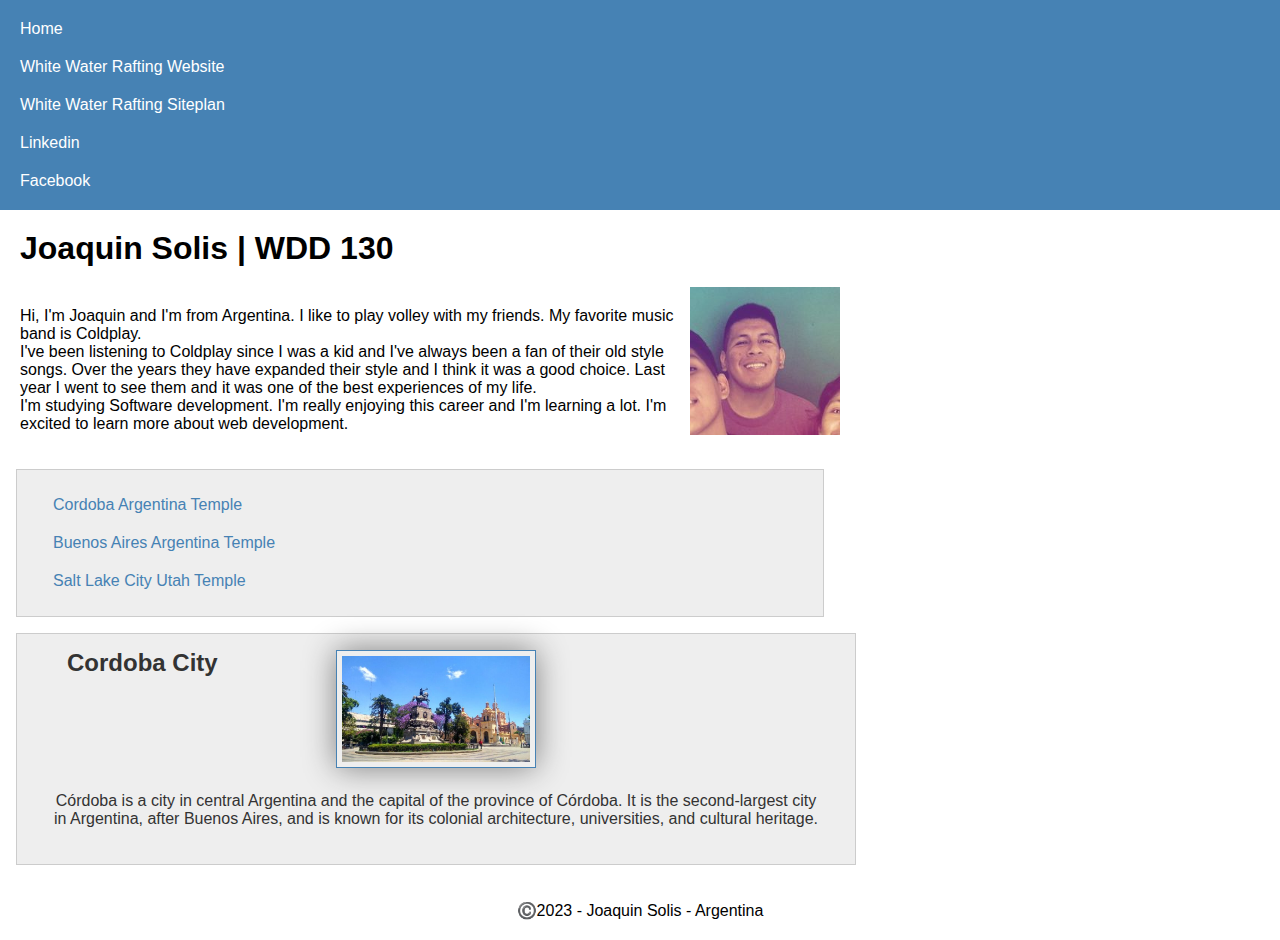
<file: index.html>
<!DOCTYPE html>
<html lang="en">
  <head>
    <meta charset="UTF-8" />
    <meta http-equiv="X-UA-Compatible" content="IE=edge" />
    <meta name="viewport" content="width=device-width, initial-scale=1.0" />
    <meta
      name="description"
      content="This website is a presentation about me"
    />
    <meta name="author" content="Joaquin Solis" />
    <link rel="stylesheet" href="styles/styles.css" />
    <title>Joaquin Solis | WDD 130</title>
  </head>

  <body>
    <header>
      <nav>
        <a href="#">Home</a>
        <a href="wwr/">White Water Rafting Website</a>
        <a href="wwr/site-plan-rafting.html">White Water Rafting Siteplan</a>
        <a target="_blank" href="https://linkedin.com">Linkedin</a>
        <a target="_blank" href="https://facebook.com">Facebook</a>
      </nav>
    </header>
    <main>
      <h1>Joaquin Solis | WDD 130</h1>
      <img src="images/profile.jpg" alt="profile picture" />
      <p>
        Hi, I'm Joaquin and I'm from Argentina. I like to play volley with my
        friends. My favorite music band is Coldplay.
        <br />
        I've been listening to Coldplay since I was a kid and I've always been a
        fan of their old style songs. Over the years they have expanded their
        style and I think it was a good choice. Last year I went to see them and
        it was one of the best experiences of my life.
        <br />
        I'm studying Software development. I'm really enjoying this career and
        I'm learning a lot. I'm excited to learn more about web development.
      </p>
      <ul class="box">
        <li>
          <a
            href="https://assets.ldscdn.org/9f/5b/9f5b9de02ebec05c3a4b5e97bc8d1c695c606bf3/cordoba_argentina_temples_buildings.jpeg"
            target="_blank"
            >Cordoba Argentina Temple</a
          >
        </li>
        <li>
          <a
            href="https://assets.ldscdn.org/9a/a4/9aa47f12b3dee10a44c03ce1928aadfffe0acd57/buenos_aires_argentina_temple.jpg"
            target="_blank"
            >Buenos Aires Argentina Temple</a
          >
        </li>
        <li>
          <a
            href="https://assets.churchofjesuschrist.org/66f4718581a0d83837e9d1e3d48b72332d4202c0.jpeg"
            target="_blank"
            >Salt Lake City Utah Temple</a
          >
        </li>
      </ul>
    </main>
    <aside class="box">
      <h2>Cordoba City</h2>
      <img src="images/cordoba.jpg" alt="Cordoba city" />
      <p>
        Córdoba is a city in central Argentina and the capital of the province
        of Córdoba. It is the second-largest city in Argentina, after Buenos
        Aires, and is known for its colonial architecture, universities, and
        cultural heritage.
      </p>
    </aside>
    <footer>
      <p>©️2023 - Joaquin Solis - Argentina</p>
    </footer>
  </body>
  <!---
  last modified 2023-05-05    
  -->
</html>
</file>
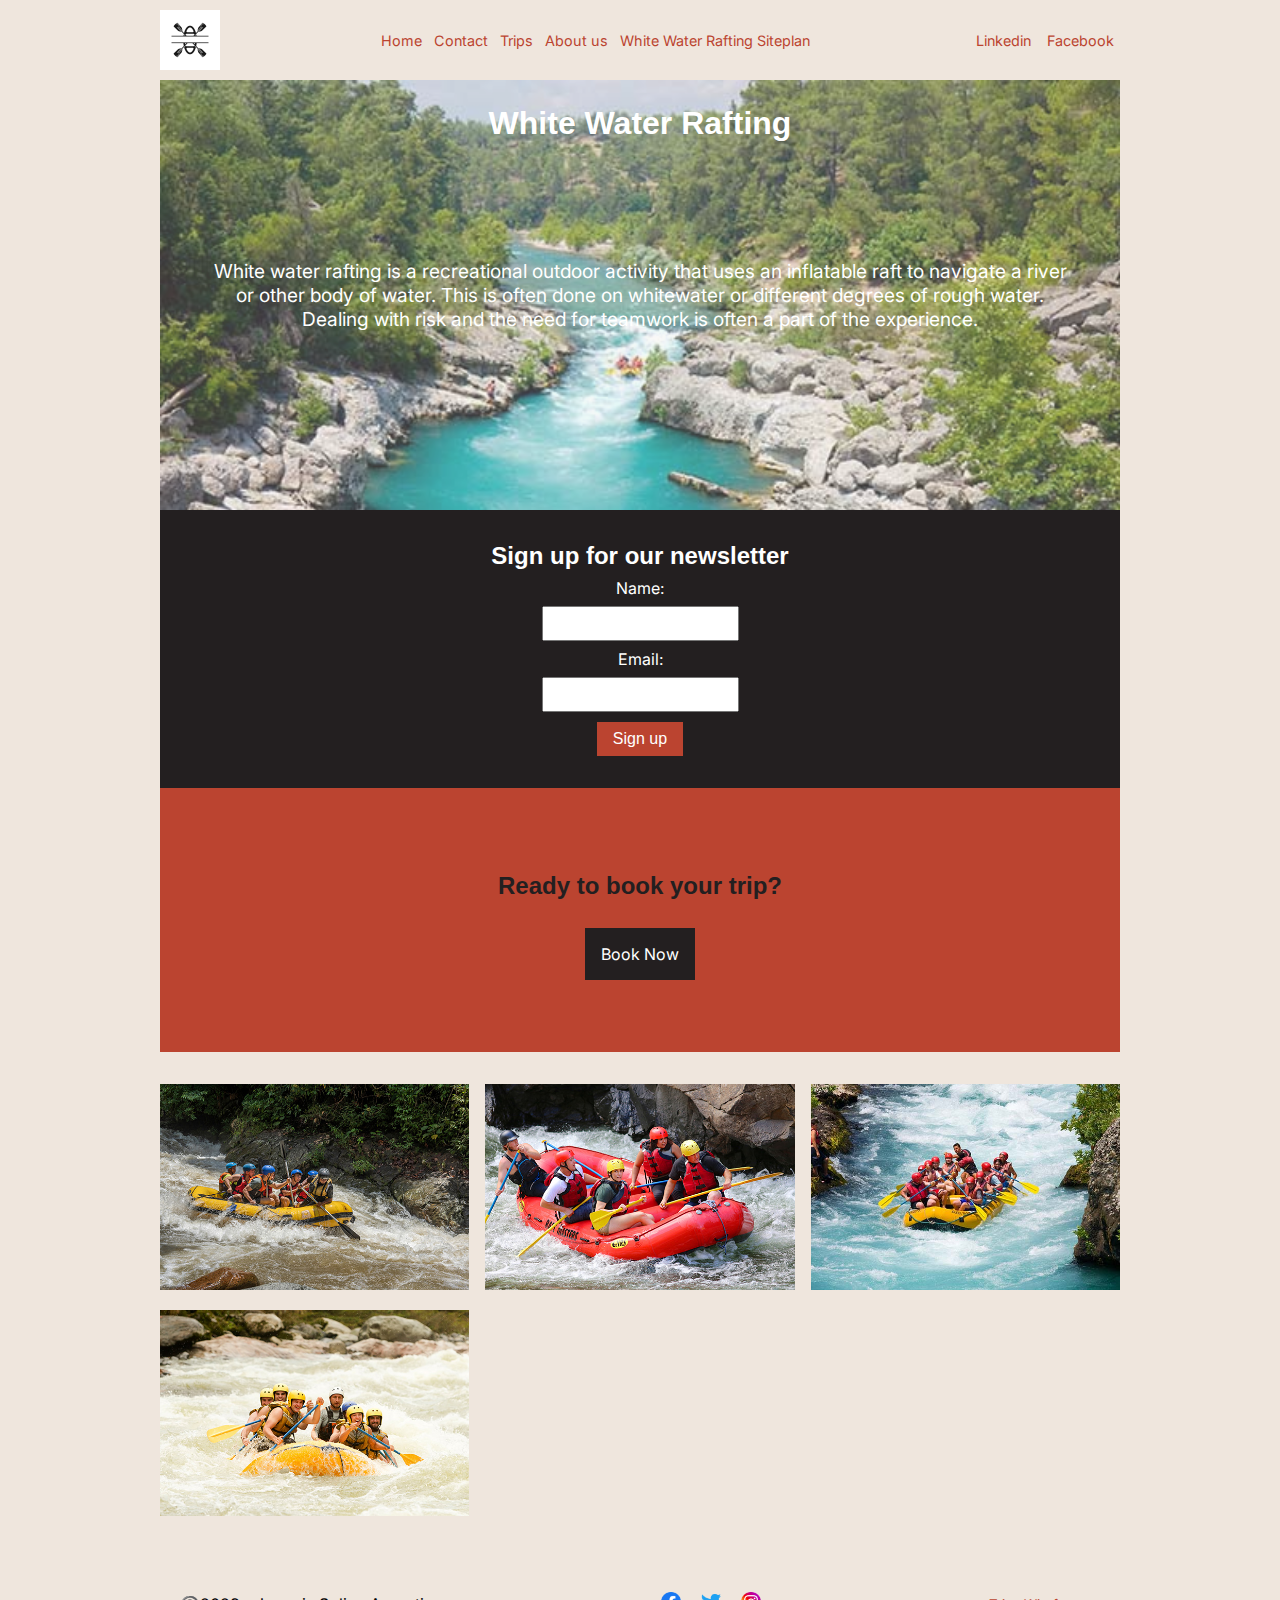
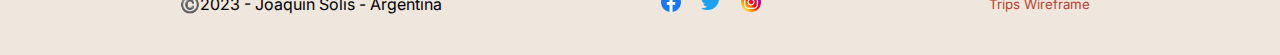
<file: wwr/index.html>
<!DOCTYPE html>
<html lang="en">
  <head>
    <meta charset="UTF-8" />
    <meta http-equiv="X-UA-Compatible" content="IE=edge" />
    <meta name="viewport" content="width=device-width, initial-scale=1.0" />
    <title>Rafting</title>
    <link rel="stylesheet" href="styles/rafting.css" />
    <meta name="Rafting page" content="Rafting page" />
    <meta name="author" content="Joaquin Solis" />
  </head>
  <body>
    <header>
      <img src="images/rafting-logo.png" alt="rafting logo" width="60" />

      <nav>
        <a href="/wdd130/wwr/index.html">Home</a>
        <a href="/wdd130/wwr/contact.html">Contact</a>
        <a href="/wdd130/wwr/trips.html">Trips</a>
        <a href="/wdd130/wwr/about.html">About us</a>
        <a href="/wdd130/wwr/site-plan-rafting.html"
          >White Water Rafting Siteplan</a
        >
      </nav>

      <div class="social-media-header">
        <a target="_blank" href="https://linkedin.com">Linkedin</a>
        <a target="_blank" href="https://facebook.com">Facebook</a>
      </div>
    </header>
    <main>
      <section class="hero">
        <h1>White Water Rafting</h1>
        <p>
          White water rafting is a recreational outdoor activity that uses an
          inflatable raft to navigate a river or other body of water. This is
          often done on whitewater or different degrees of rough water. Dealing
          with risk and the need for teamwork is often a part of the experience.
        </p>
      </section>

      <section class="newsletter">
        <h2>Sign up for our newsletter</h2>
        <form action="wwr/rafting.php" method="post">
          <label for="name">Name:</label>
          <input type="text" name="name" id="name" required />
          <label for="email">Email:</label>
          <input type="email" name="email" id="email" required />
          <input type="submit" value="Sign up" />
        </form>
      </section>

      <section class="cta">
        <h2>Ready to book your trip?</h2>
        <a href="wwr/trips.html">Book Now</a>
      </section>

      <div class="grid">
        <div class="grid-item">
          <img src="images/rafting1_600.jpg" alt="Rafting 1" />
        </div>
        <div class="grid-item">
          <img src="images/rafting19_600.jpg" alt="Rafting 2" />
        </div>
        <div class="grid-item">
          <img src="images/rafting53_600.jpg" alt="Rafting 3" />
        </div>
        <div class="grid-item">
          <img src="images/rafting4_600.jpg" alt="Rafting 4" />
        </div>
      </div>
    </main>

    <footer class="footer">
      <p>©️2023 - Joaquin Solis - Argentina</p>
      <nav>
        <a href="https://facebook.com"
          ><img src="images/icons/facebook.png" width="20" alt="facebook logo"
        /></a>
        <a href="https://twitter.com"
          ><img src="images/icons/twitter.png" width="20" alt="twitter logo"
        /></a>
        <a href="https://instagram.com"
          ><img
            src="images/icons/instagram.png"
            width="20"
            alt="instagram logo"
        /></a>
      </nav>
      <small>
        <a href="images/home-wireframe.png">Trips Wireframe</a>
      </small>
    </footer>
  </body>
</html>
</file>
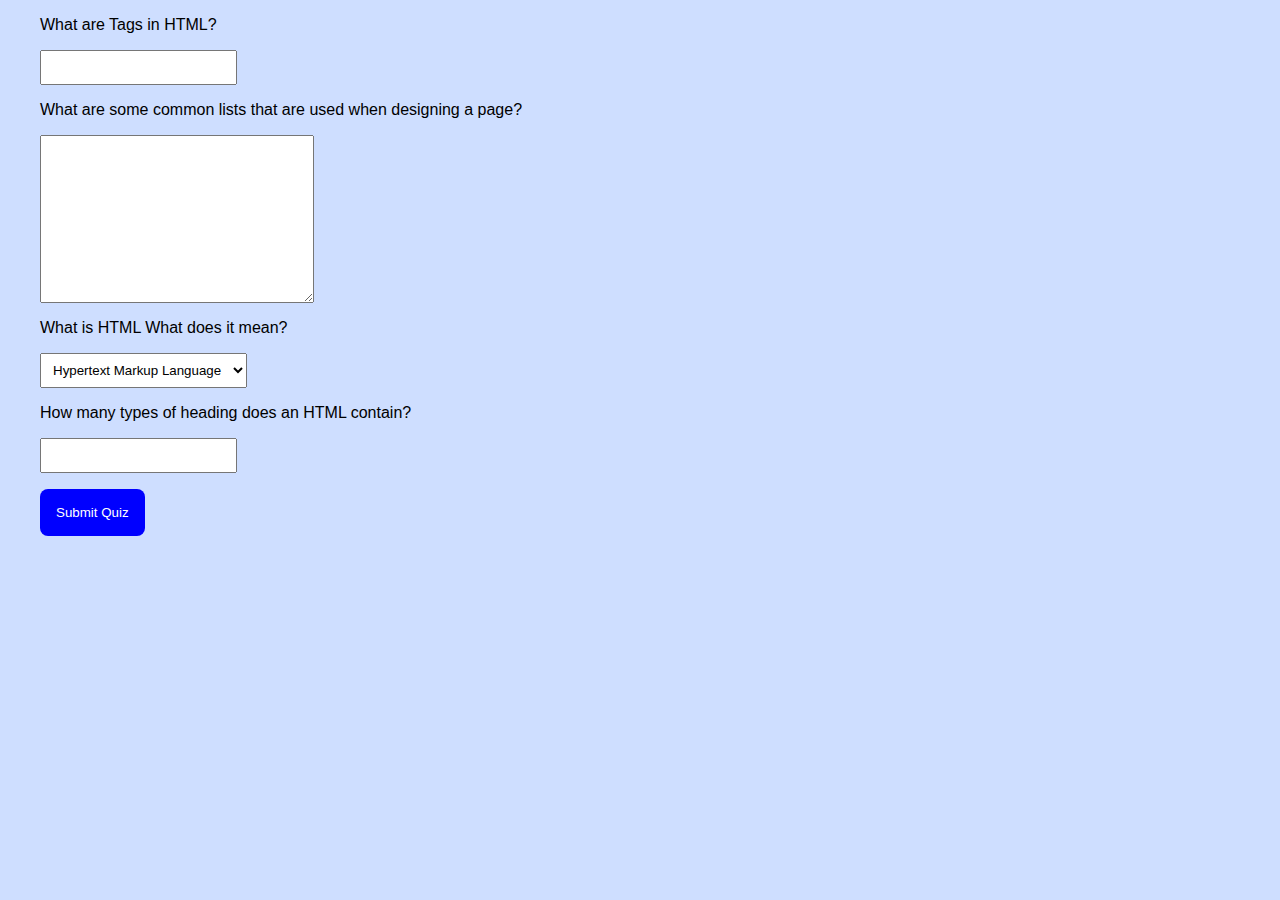
<file: quiz.html>
<!DOCTYPE html>
<html lang="en">
  <head>
    <meta charset="UTF-8" />
    <meta http-equiv="X-UA-Compatible" content="IE=edge" />
    <meta name="viewport" content="width=device-width, initial-scale=1.0" />
    <title>Quiz</title>
    <style>
      .body-quiz {
        font-family: sans-serif;
        color: #000;
        background-color: #cedeff;
      }

      .form-quiz {
        margin: 1rem;
      }

      .form-quiz label {
        display: block;
        margin: 1rem;
      }

      .form-quiz input[type="text"],
      .form-quiz textarea,
      .form-quiz input[type="number"] {
        display: block;
        margin: 1rem;
        padding: 0.5rem;
      }

      .form-quiz select {
        display: block;
        margin: 1rem;
        padding: 0.5rem;
      }

      .form-quiz button {
        display: block;
        margin: 1rem;
        background-color: blue;
        color: #fff;
        border: none;
        padding: 1rem;
        border-radius: 0.5rem;
      }
    </style>
  </head>
  <body class="body-quiz">
    <form class="form-quiz" action="">
      <label for="q1">What are Tags in HTML?</label>
      <input type="text" name="q1" id="q1" />

      <label for="q2"
        >What are some common lists that are used when designing a page?</label
      >
      <textarea name="q2" id="q2" cols="30" rows="10"></textarea>

      <label for="q3">What is HTML What does it mean?</label>
      <select name="q3" id="q3">
        <option value="1">Hypertext Markup Language</option>
        <option value="2">Hyper Markup Library</option>
        <option value="3">Hello Modern Language</option>
      </select>

      <label for="q4">How many types of heading does an HTML contain?</label>
      <input type="number" name="q4" id="q4" />

      <button type="submit">Submit Quiz</button>
    </form>
  </body>
</html>
</file>
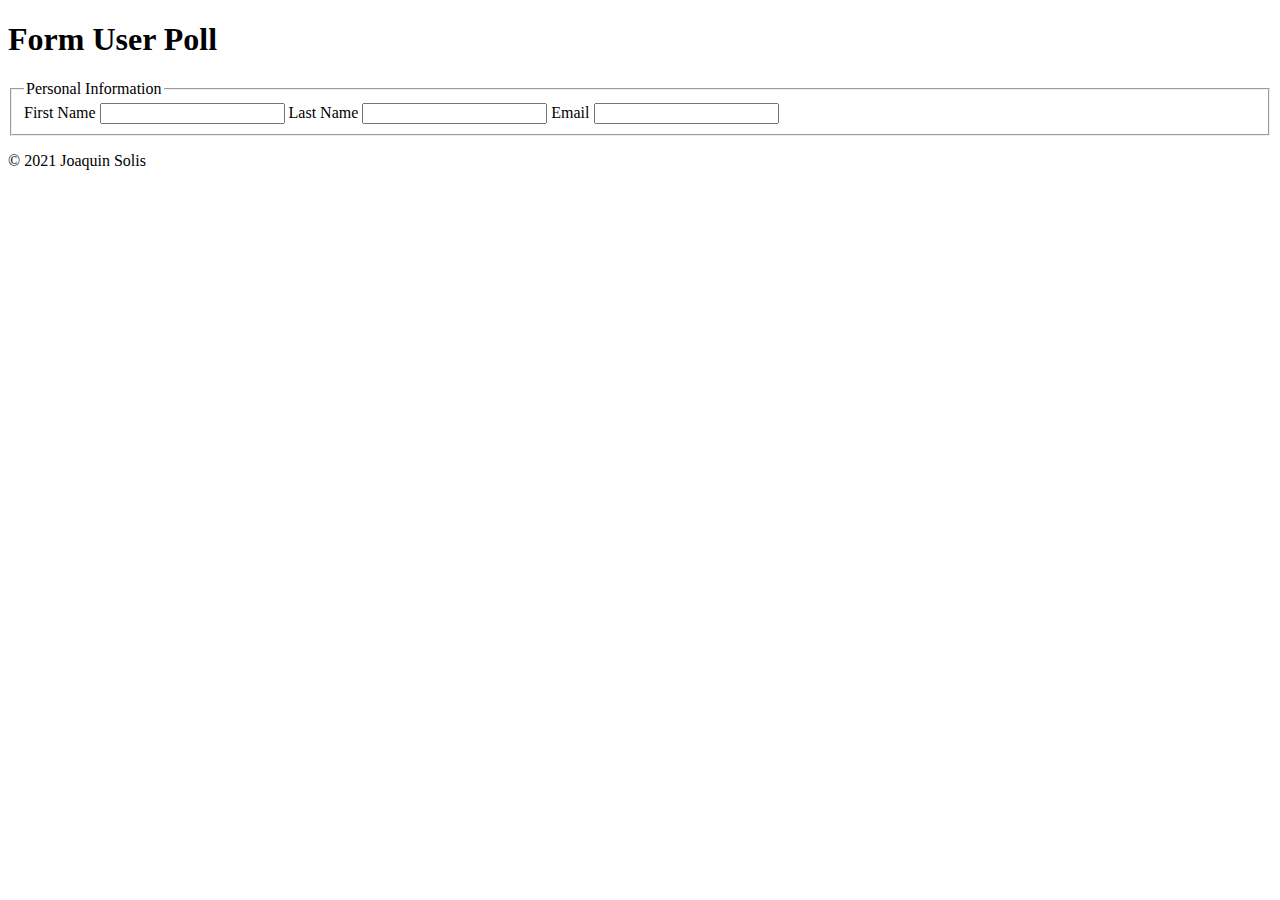
<file: week05/poll-form.html>
<!DOCTYPE html>
<html lang="en">
  <head>
    <meta charset="UTF-8" />
    <meta http-equiv="X-UA-Compatible" content="IE=edge" />
    <meta name="viewport" content="width=device-width, initial-scale=1.0" />
    <title>Form User Poll</title>
  </head>
  <body>
    <header>
      <h1>Form User Poll</h1>
    </header>
    <main>
      <form action="">
        <fieldset>
          <legend>Personal Information</legend>
          <!-- First Name -->
          <label for="first-name">First Name</label>
          <input type="text" name="first-name" id="first-name" />
          <!-- Last Name -->
          <label for="last-name">Last Name</label>
          <input type="text" name="last-name" id="last-name" />
          <!-- Email -->
          <label for="email">Email</label>
          <input type="email" name="email" id="email" />
        </fieldset>
      </form>
    </main>
    <footer>
      <p>&copy; 2021 Joaquin Solis</p>
    </footer>
  </body>
</html>
</file>
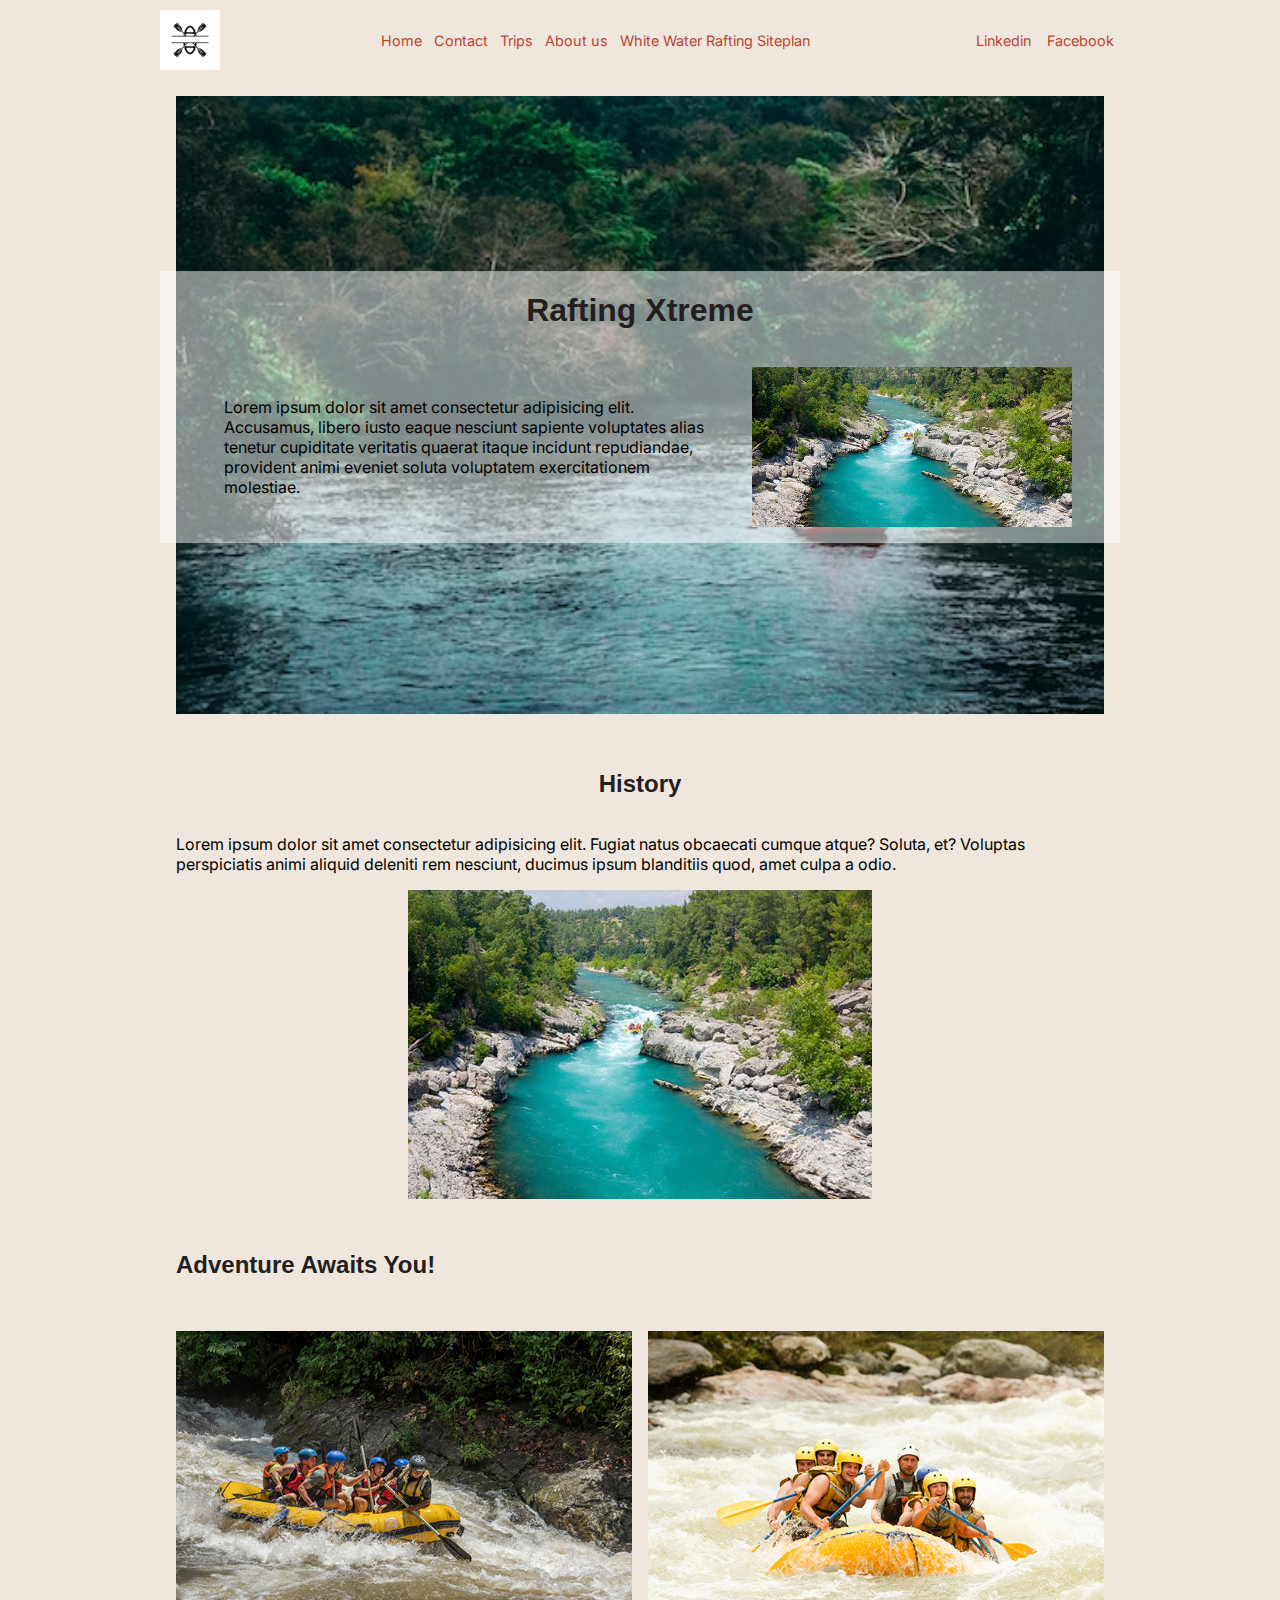
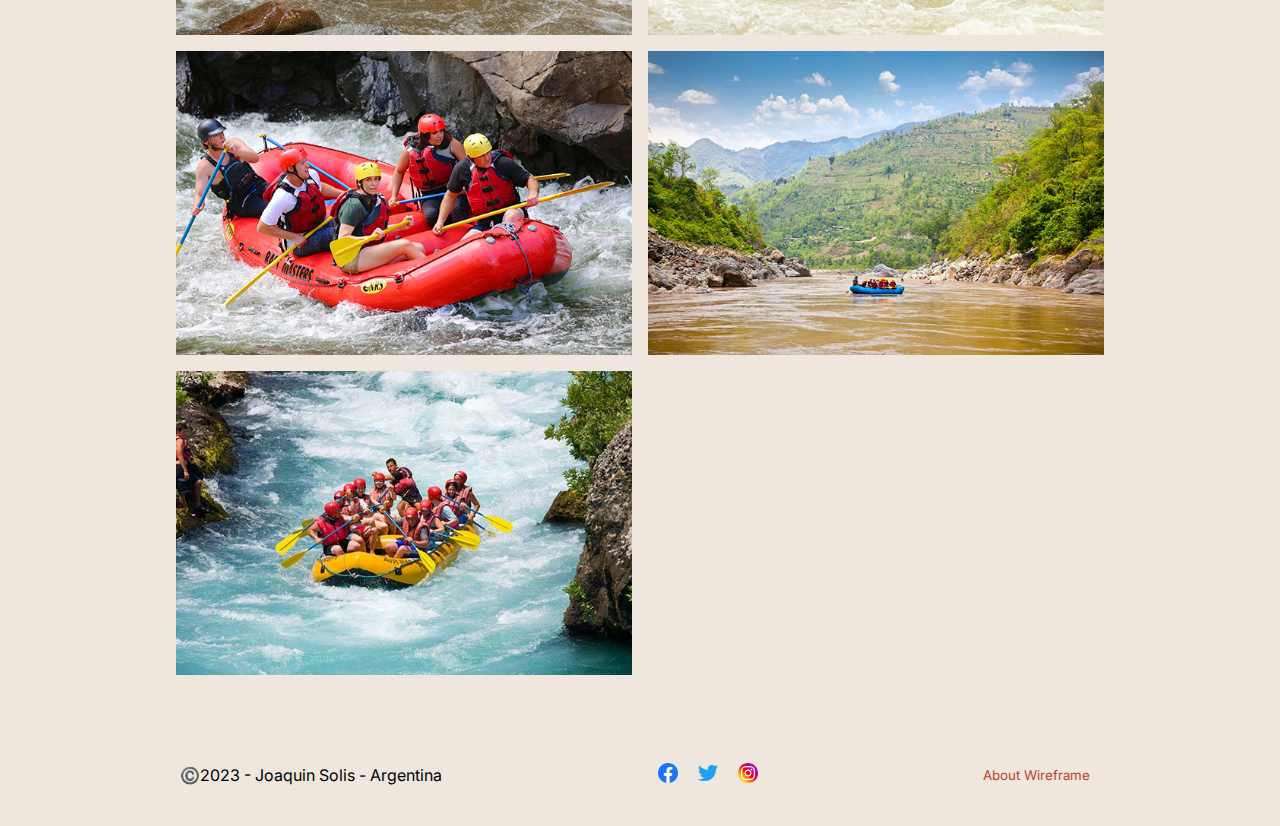
<file: wwr/about.html>
<!DOCTYPE html>
<html lang="en">
  <head>
    <meta charset="UTF-8" />
    <meta http-equiv="X-UA-Compatible" content="IE=edge" />
    <meta name="viewport" content="width=device-width, initial-scale=1.0" />
    <title>About</title>
    <meta name="about page" content="About page" />
    <meta name="author" content="Joaquin Solis" />
    <link rel="stylesheet" href="styles/rafting.css" />
    <style>
      .hero-about h1 {
        text-align: center;
      }
      .hero-about article {
        display: flex;
        align-items: center;
        justify-content: center;
      }
      .hero-about article p {
        width: 50%;
        margin: 0;
        padding: 2rem;
      }
      .hero-about article img {
        height: 10rem;
        padding: 1rem;
      }

      .hero-about {
        position: relative;
        padding: 1rem;
      }

      .hero-about img {
        width: 100%;
        height: 100%;
        object-fit: cover;
      }

      .hero-about .sub-section {
        position: absolute;
        top: 50%;
        left: 50%;
        transform: translate(-50%, -50%);
        background-color: rgba(255, 255, 255, 0.5);
      }

      .sub-section {
        width: 100%;
      }

      .sub-section img {
        width: 20rem;
        height: 30rem;
        object-fit: cover;
      }

      .section-history {
        display: flex;
        flex-direction: column;
        align-items: center;
        justify-content: center;
        padding: 1rem;
      }

      .section-history img {
        width: 50%;
        height: 50%;
        object-fit: cover;
      }

      .section-grid {
        padding: 1rem;
      }
    </style>
  </head>
  <body>
    <header>
      <img src="images/rafting-logo.png" alt="rafting logo" width="60" />

      <nav>
        <a href="/wdd130/wwr/index.html">Home</a>
        <a href="/wdd130/wwr/contact.html">Contact</a>
        <a href="/wdd130/wwr/trips.html">Trips</a>
        <a href="/wdd130/wwr/about.html">About us</a>
        <a href="/wdd130/wwr/site-plan-rafting.html"
          >White Water Rafting Siteplan</a
        >
      </nav>

      <div class="social-media-header">
        <a target="_blank" href="https://linkedin.com">Linkedin</a>
        <a target="_blank" href="https://facebook.com">Facebook</a>
      </div>
    </header>
    <main>
      <div class="hero-about">
        <img src="./images/hero.avif" alt="hero image" />
        <div class="sub-section">
          <h1>Rafting Xtreme</h1>
          <article>
            <p>
              Lorem ipsum dolor sit amet consectetur adipisicing elit.
              Accusamus, libero iusto eaque nesciunt sapiente voluptates alias
              tenetur cupiditate veritatis quaerat itaque incidunt repudiandae,
              provident animi eveniet soluta voluptatem exercitationem
              molestiae.
            </p>
            <img src="./images/rafting58_600.jpg" alt="article image" />
          </article>
        </div>
      </div>

      <section class="section-history">
        <h2>History</h2>
        <p>
          Lorem ipsum dolor sit amet consectetur adipisicing elit. Fugiat natus
          obcaecati cumque atque? Soluta, et? Voluptas perspiciatis animi
          aliquid deleniti rem nesciunt, ducimus ipsum blanditiis quod, amet
          culpa a odio.
        </p>
        <img src="./images/rafting58_600.jpg" alt="rafting image 1" />
      </section>
      <section class="section-grid">
        <h2>Adventure Awaits You!</h2>
        <div class="grid">
          <img src="./images/rafting1_600.jpg" alt="rafting image 1" />
          <img src="./images/rafting4_600.jpg" alt="rafting image 2" />
          <img src="./images/rafting19_600.jpg" alt="rafting image 3" />
          <img src="./images/rafting43_600.jpg" alt="rafting image 4" />
          <img src="./images/rafting53_600.jpg" alt="rafting image 5" />
        </div>
      </section>
    </main>

    <footer class="footer">
      <p>©️2023 - Joaquin Solis - Argentina</p>
      <nav>
        <a href="https://facebook.com"
          ><img src="images/icons/facebook.png" width="20" alt="facebook logo"
        /></a>
        <a href="https://twitter.com"
          ><img src="images/icons/twitter.png" width="20" alt="twitter logo"
        /></a>
        <a href="https://instagram.com"
          ><img
            src="images/icons/instagram.png"
            width="20"
            alt="instagram logo"
        /></a>
      </nav>
      <small>
        <a href="images/about-wireframe.png">About Wireframe</a>
      </small>
    </footer>
  </body>
</html>
</file>
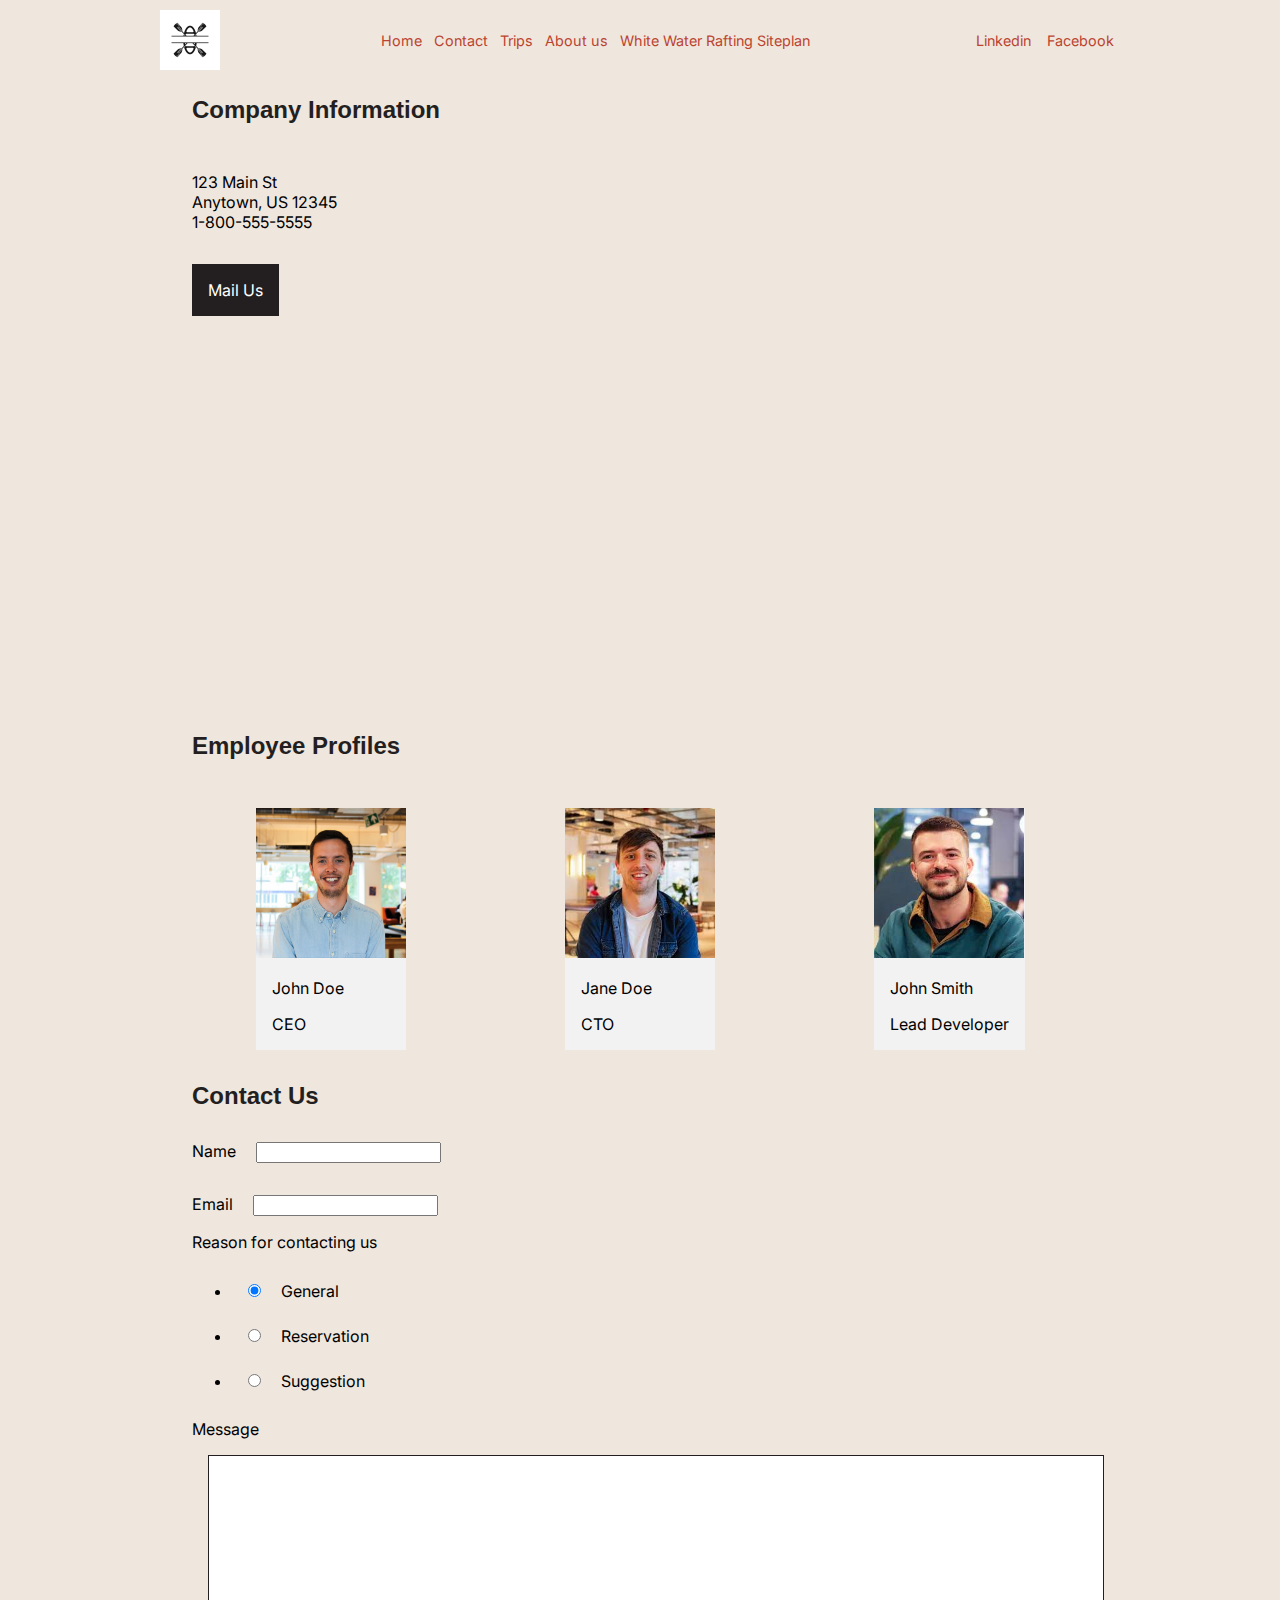
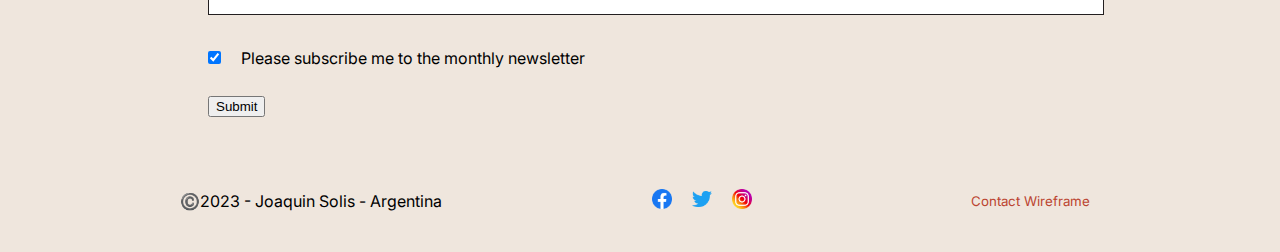
<file: wwr/contact.html>
<!DOCTYPE html>
<html lang="en">
  <head>
    <meta charset="UTF-8" />
    <meta http-equiv="X-UA-Compatible" content="IE=edge" />
    <meta name="viewport" content="width=device-width, initial-scale=1.0" />
    <title>Contact</title>
    <meta name="Contact page" content="Contact page" />
    <meta name="author" content="Joaquin Solis" />
    <link rel="stylesheet" href="styles/rafting.css" />
    <style>
      .company-info {
        margin: 1rem;
        padding-bottom: 2rem;
      }

      .company-info h2 {
        margin: 1rem;
      }

      .company-info p {
        margin: 1rem;
        padding-top: 2rem;
      }

      .company-info a {
        background-color: #231f20;
        color: #fff;
        padding: 1rem;
        text-decoration: none;
      }

      .company-info a:hover {
        background-color: #bb4430;
      }

      .employee-title {
        margin: 2rem;
      }

      .employee-profiles {
        margin: 1rem;
        display: flex;
        flex-wrap: wrap;
        justify-content: space-around;
      }

      .employee-profiles h2 {
        margin: 1rem;
      }

      .employee-profile {
        margin: 1rem;
        background: #f2f2f2;
      }

      .employee-profile img {
        width: 150px;
        height: auto;
      }

      .employee-profile p {
        margin: 1rem;
      }

      .employee-profile h3 {
        margin: 1rem;
      }

      .contact-form {
        margin: 1rem;
      }

      .contact-form h2 {
        margin: 1rem;
      }

      .contact-form form {
        margin: 1rem;
      }

      .contact-form input {
        margin: 1rem;
      }

      .contact-form textarea {
        margin: 1rem;
        width: 100%;
        height: 10rem;
        resize: none;
        padding: 1rem;
        font-size: 1rem;
        border: 1px solid #231f20;
        box-sizing: border-box;
        outline: none;
      }

      .contact-form button {
        background-color: #231f20;
        color: #fff;
        padding: 1rem;
        text-decoration: none;
      }

      .contact-form button:hover {
        background-color: #bb4430;
      }
    </style>
  </head>
  <body>
    <header>
      <img src="images/rafting-logo.png" alt="rafting logo" width="60" />

      <nav>
        <a href="/wdd130/wwr/index.html">Home</a>
        <a href="/wdd130/wwr/contact.html">Contact</a>
        <a href="/wdd130/wwr/trips.html">Trips</a>
        <a href="/wdd130/wwr/about.html">About us</a>
        <a href="/wdd130/wwr/site-plan-rafting.html"
          >White Water Rafting Siteplan</a
        >
      </nav>

      <div class="social-media-header">
        <a target="_blank" href="https://linkedin.com">Linkedin</a>
        <a target="_blank" href="https://facebook.com">Facebook</a>
      </div>
    </header>
    <main>
      <section class="company-info">
        <h2>Company Information</h2>
        <p>
          123 Main St<br />
          Anytown, US 12345<br />
          1-800-555-5555
        </p>
        <p>
          <a href="mailto:fake@gmail.com" target="_blank"> Mail Us </a>
        </p>
        <p>
          <iframe
            src="https://www.google.com/maps/embed?pb=!1m18!1m12!1m3!1d3022.630742821035!2d-73.9862276845939!3d40.75664097932763!2m3!1f0!2f0!3f0!3m2!1i1024!2i768!4f13.1!3m3!1m2!1s0
                x89c259f4b7c2b5c5%3A0x2e2b5c5d0b7f9225!2sEmpire%20State%20Building!5e0!3m2!1sen!2sus!4v162334811
                5149!5m2!1sen!2sus"
            width="400"
            height="300"
            style="border: 0"
            allowfullscreen=""
            loading="lazy"
          ></iframe>
        </p>
      </section>

      <section>
        <h2 class="employee-title">Employee Profiles</h2>

        <div class="employee-profiles">
          <div class="employee-profile">
            <img
              src="images/employees/profile1.jpg"
              alt="employee 1"
              width="200"
              height="200"
            />
            <p>John Doe</p>
            <p>CEO</p>
          </div>
          <div class="employee-profile">
            <img
              src="images/employees/profile2.jpg"
              alt="employee 2"
              width="200"
              height="200"
            />
            <p>Jane Doe</p>
            <p>CTO</p>
          </div>
          <div class="employee-profile">
            <img
              src="images/employees/profile3.jpg"
              alt="employee 3"
              width="200"
              height="200"
            />
            <p>John Smith</p>
            <p>Lead Developer</p>
          </div>
        </div>
      </section>

      <section class="contact-form">
        <h2>Contact Us</h2>
        <form action="contact.php" method="post">
          <label for="name">Name</label>
          <input type="text" id="name" name="name" required />
          <br />
          <label for="email">Email</label>
          <input type="email" id="email" name="email" required />
          <br />
          <label for="reason">Reason for contacting us</label>
          <ul>
            <li>
              <input
                type="radio"
                id="general"
                name="reason"
                value="general"
                checked
              />
              <label for="general">General</label>
            </li>
            <li>
              <input
                type="radio"
                id="reservation"
                name="reason"
                value="reservation"
              />
              <label for="reservation">Reservation</label>
              <div class="check"></div>
            </li>
            <li>
              <input
                type="radio"
                id="suggestion"
                name="reason"
                value="suggestion"
              />
              <label for="suggestion">Suggestion</label>
              <div class="check"></div>
            </li>
          </ul>
          <label for="message">Message</label>
          <br />
          <textarea id="message" name="message" required></textarea>
          <br />
          <input
            type="checkbox"
            id="subscribe"
            name="subscribe"
            value="yes"
            checked
          />
          <label for="subscribe"
            >Please subscribe me to the monthly newsletter</label
          >
          <br />
          <input type="submit" value="Submit" />
        </form>
      </section>
    </main>

    <footer class="footer">
      <p>©️2023 - Joaquin Solis - Argentina</p>
      <nav>
        <a href="https://facebook.com"
          ><img src="images/icons/facebook.png" width="20" alt="facebook logo"
        /></a>
        <a href="https://twitter.com"
          ><img src="images/icons/twitter.png" width="20" alt="twitter logo"
        /></a>
        <a href="https://instagram.com"
          ><img
            src="images/icons/instagram.png"
            width="20"
            alt="instagram logo"
        /></a>
      </nav>
      <small>
        <a href="images/contact-wireframe.png">Contact Wireframe</a>
      </small>
    </footer>
  </body>
</html>
</file>
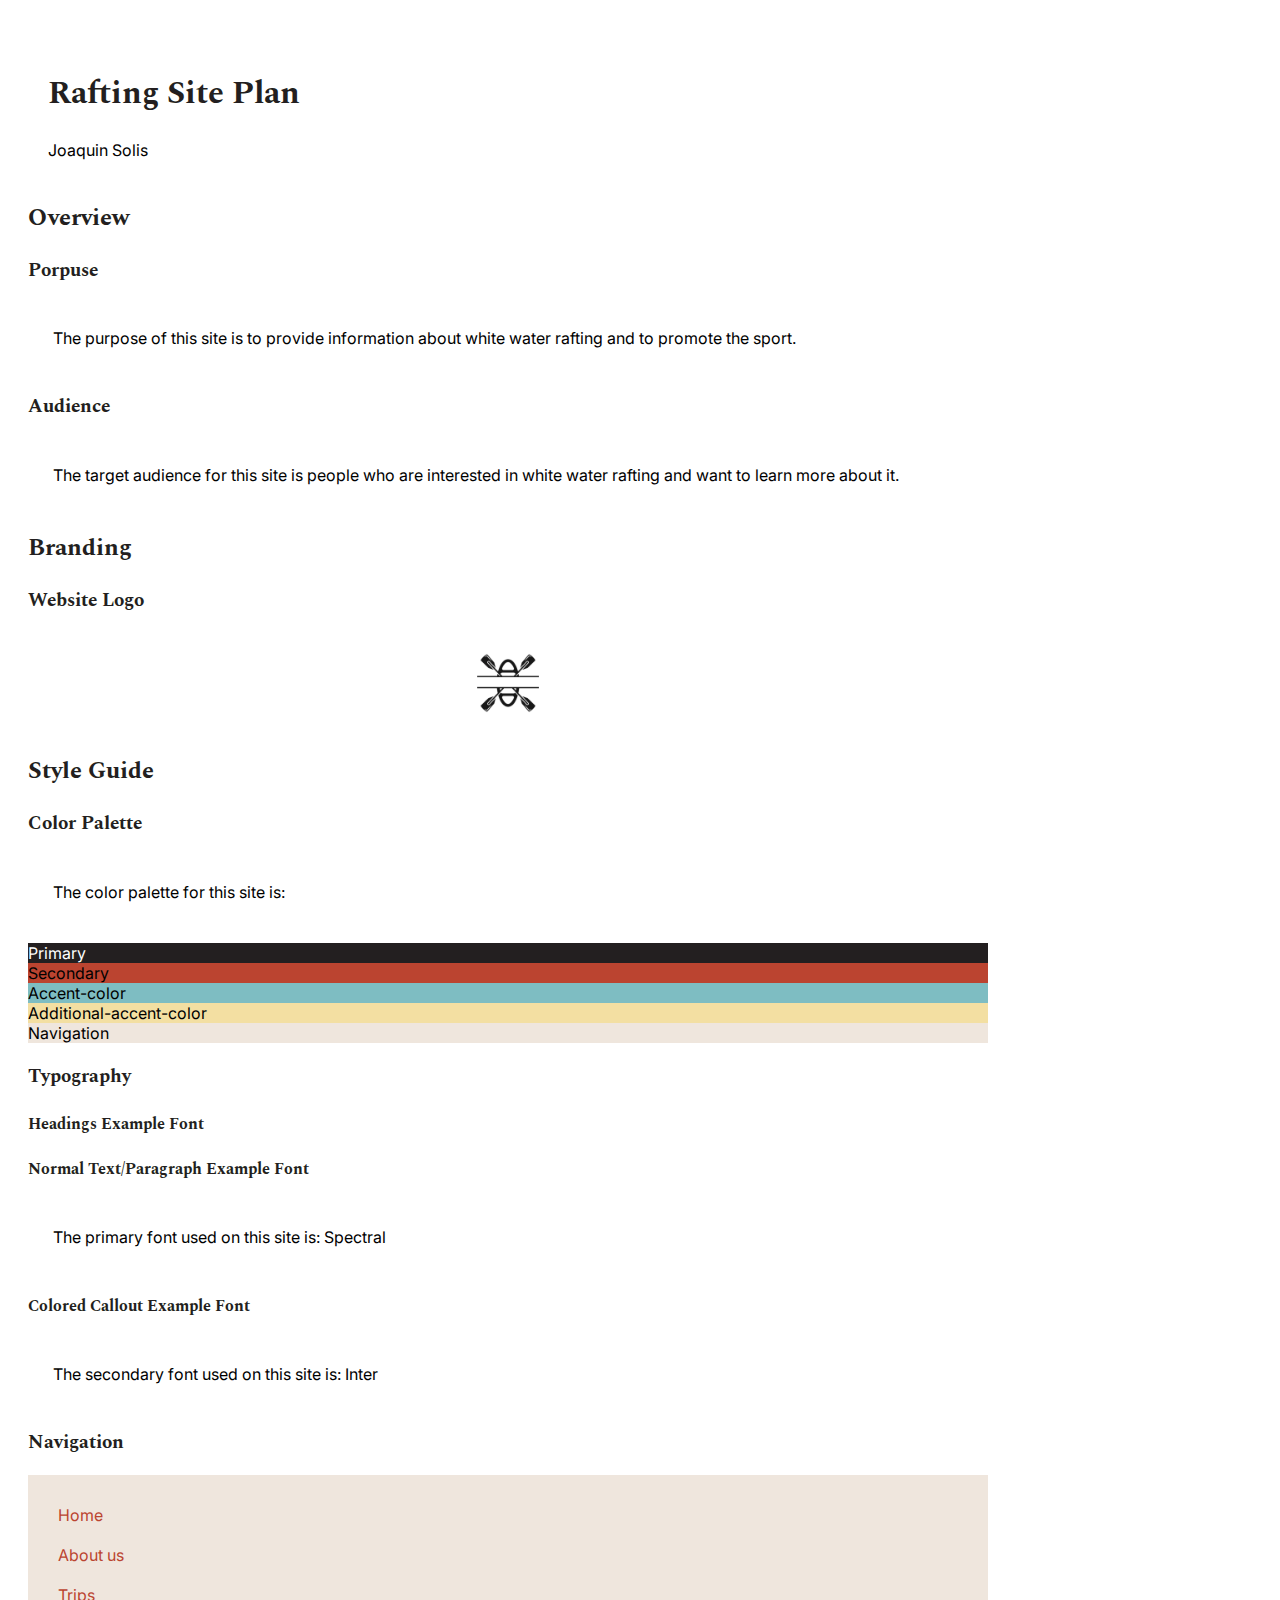
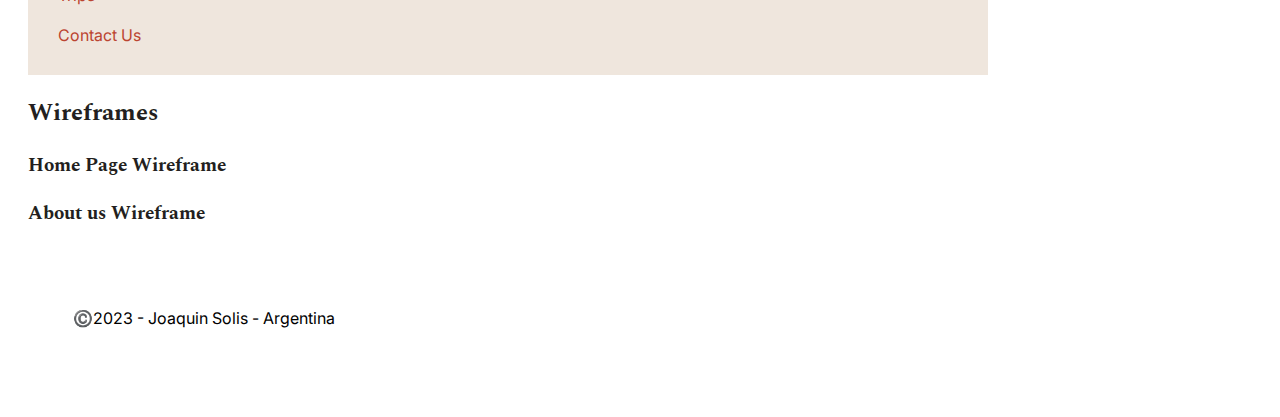
<file: wwr/site-plan-rafting.html>
<!DOCTYPE html>
<html lang="en">
  <head>
    <meta charset="UTF-8" />
    <meta http-equiv="X-UA-Compatible" content="IE=edge" />
    <meta name="viewport" content="width=device-width, initial-scale=1.0" />
    <title>Site plan rafting</title>
    <meta name="description" content="Site plan rafting project" />
    <meta name="author" content="Joaquin Solis" />
    <link rel="stylesheet" href="styles/site-plan-rafting.css" />
  </head>
  <body>
    <header>
      <h1>Rafting Site Plan</h1>
      <div>Joaquin Solis</div>
    </header>
    <main>
      <h2>Overview</h2>
      <!---Porpuse -->
      <h3>Porpuse</h3>
      <p>
        The purpose of this site is to provide information about white water
        rafting and to promote the sport.
      </p>
      <!---Audience -->
      <h3>Audience</h3>
      <p>
        The target audience for this site is people who are interested in white
        water rafting and want to learn more about it.
      </p>
      <!---Branding -->
      <h2>Branding</h2>

      <h3>Website Logo</h3>
      <img class="logo" src="images/rafting-logo.png" alt="Rafting logo" />

      <h2>Style Guide</h2>

      <h3>Color Palette</h3>
      <p class="color-palette">The color palette for this site is:</p>

      <div class="color-palette">
        <div class="color-box" style="background-color: #231f20; color: #fff">
          Primary
        </div>
        <div class="color-box" style="background-color: #bb4430">Secondary</div>
        <div class="color-box" style="background-color: #7ebdc2">
          Accent-color
        </div>
        <div class="color-box" style="background-color: #f3dfa2">
          Additional-accent-color
        </div>
        <div class="color-box" style="background-color: #efe6dd">
          Navigation
        </div>
      </div>

      <h3>Typography</h3>

      <h4>Headings Example Font</h4>
      <h4>Normal Text/Paragraph Example Font</h4>
      <p class="typography">The primary font used on this site is: Spectral</p>

      <h4>Colored Callout Example Font</h4>
      <p class="typography">The secondary font used on this site is: Inter</p>

      <h3>Navigation</h3>
      <nav>
        <a href="#">Home</a>
        <a href="#">About us</a>
        <a href="#">Trips</a>
        <a href="#">Contact Us</a>
      </nav>

      <h2>Wireframes</h2>
      <h3>Home Page Wireframe</h3>
      <!--       <img src="images/home-page-wireframe.png" alt="Home page wireframe" />
 -->
      <h3>About us Wireframe</h3>
      <!--       <img src="images/about-us-wireframe.png" alt="About us wireframe" />
 -->
    </main>
    <footer class="footer">
      <p>©️2023 - Joaquin Solis - Argentina</p>
    </footer>
  </body>
</html>
</file>
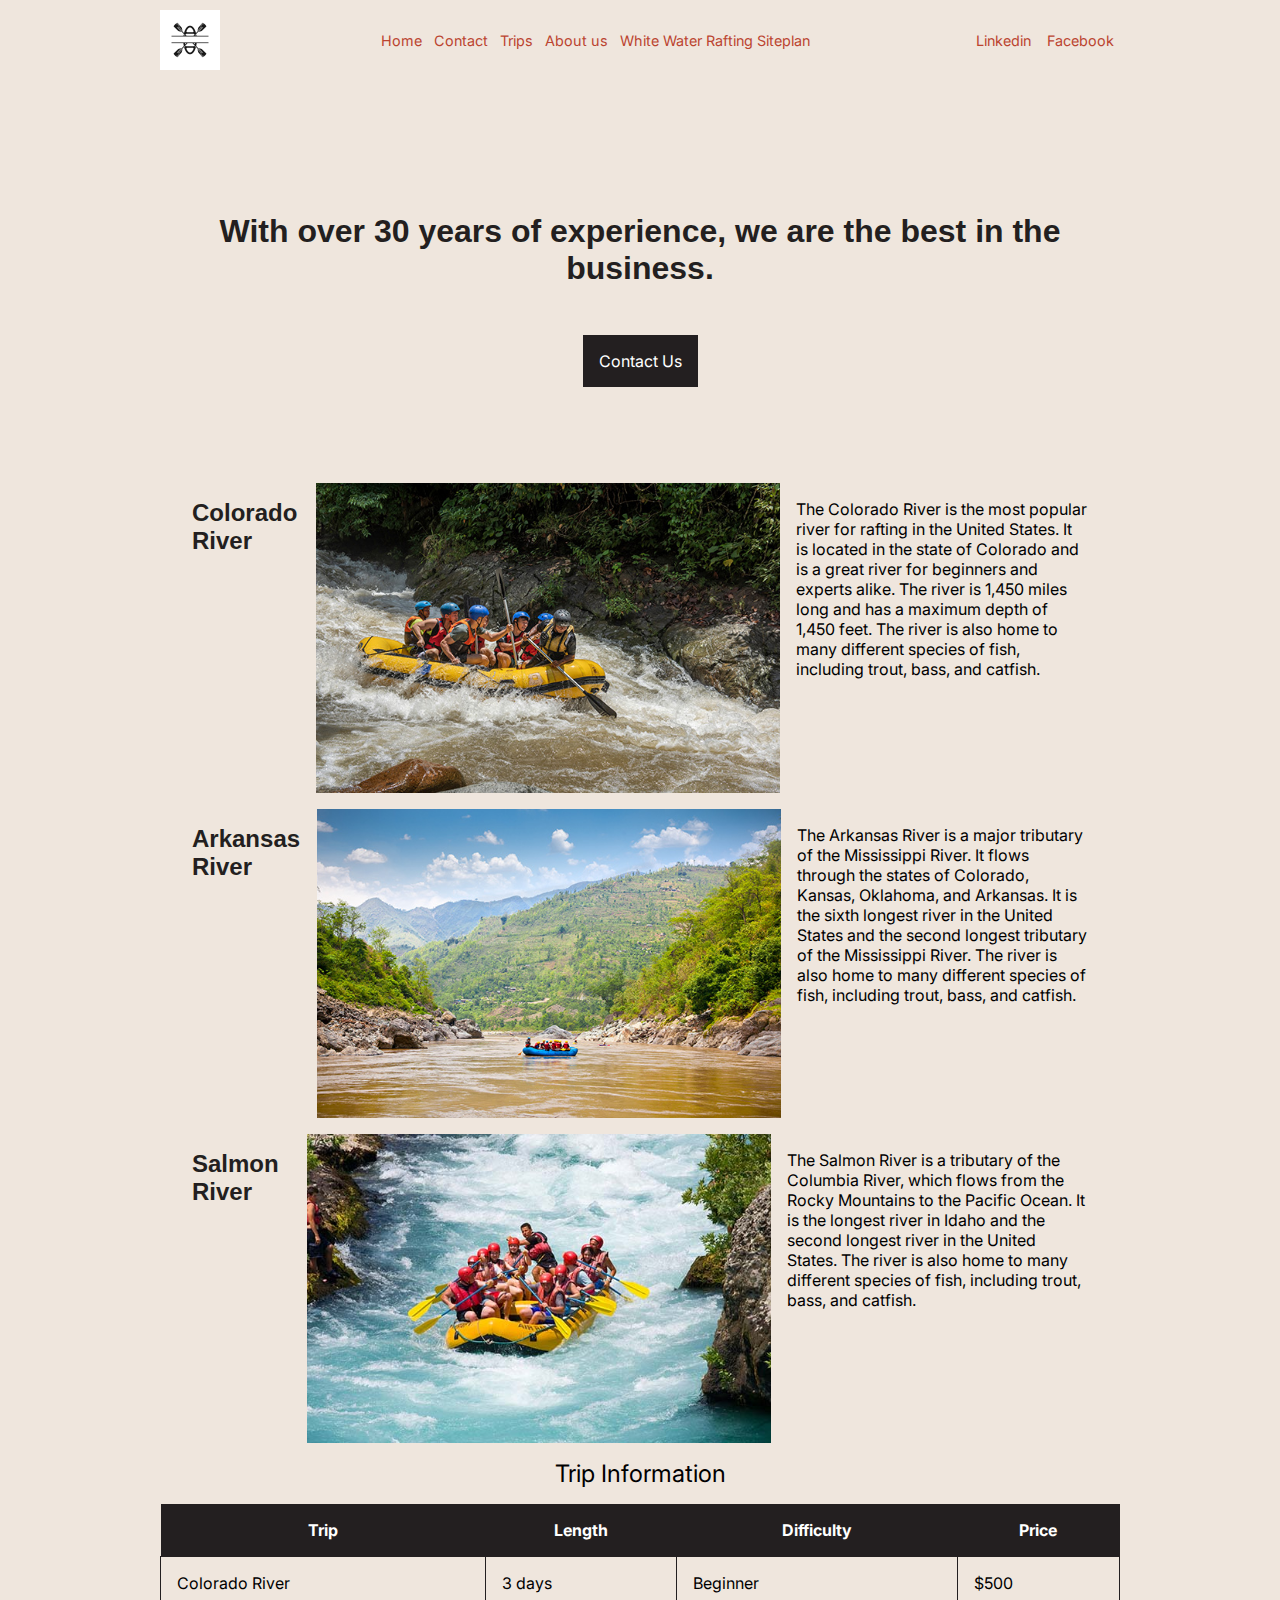
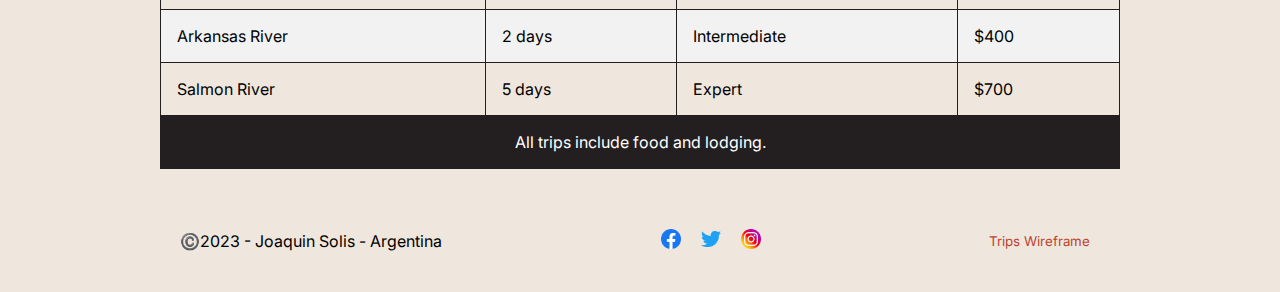
<file: wwr/trips.html>
<!DOCTYPE html>
<html lang="en">
  <head>
    <meta charset="UTF-8" />
    <meta http-equiv="X-UA-Compatible" content="IE=edge" />
    <meta name="viewport" content="width=device-width, initial-scale=1.0" />

    <title>Trips</title>
    <meta name="Trips page" content="Trips page" />
    <meta name="author" content="Joaquin Solis" />
    <link rel="stylesheet" href="styles/rafting.css" />
    <style>
      .trip {
        margin: 1rem;
      }
      .trip img {
        width: 100%;
        height: auto;
      }

      .trip p {
        margin: 1rem;
      }

      .trip h2 {
        margin: 1rem;
      }

      .call-to-action {
        margin-top: 4rem;
        margin-bottom: 4rem;
        text-align: center;
        padding: 3rem;
      }

      .call-to-action h1 {
        margin-bottom: 4rem;
      }

      .call-to-action a {
        background-color: #231f20;
        color: #fff;
        padding: 1rem;
        text-decoration: none;
      }

      .call-to-action a:hover {
        background-color: #bb4430;
      }

      table {
        border-collapse: collapse;
        width: 100%;
        margin-bottom: 20px;
      }

      table caption {
        font-size: 1.5rem;
        margin-bottom: 1rem;
      }

      table th {
        background-color: #231f20;
        color: #fff;
        padding: 1rem;
      }

      table td {
        border: 1px solid #231f20;
        padding: 1rem;
      }

      table tfoot td {
        background-color: #231f20;
        color: #fff;
        padding: 1rem;
      }

      table tfoot td[colspan] {
        text-align: center;
      }

      table tr:nth-child(even) {
        background-color: #f2f2f2;
      }

      table tr:hover {
        background-color: #bb4430;
        color: #fff;
      }

      @media (min-width: 768px) {
        .trip {
          display: flex;
          flex-direction: row;
        }

        .trip img {
          width: 50%;
          height: auto;
        }

        .trip p {
          width: 50%;
        }
      }
    </style>
  </head>
  <body>
    <header>
      <img src="images/rafting-logo.png" alt="rafting logo" width="60" />

      <nav>
        <a href="/wdd130/wwr/index.html">Home</a>
        <a href="/wdd130/wwr/contact.html">Contact</a>
        <a href="/wdd130/wwr/trips.html">Trips</a>
        <a href="/wdd130/wwr/about.html">About us</a>
        <a href="/wdd130/wwr/site-plan-rafting.html"
          >White Water Rafting Siteplan</a
        >
      </nav>

      <div class="social-media-header">
        <a target="_blank" href="https://linkedin.com">Linkedin</a>
        <a target="_blank" href="https://facebook.com">Facebook</a>
      </div>
    </header>
    <div class="call-to-action">
      <h1>
        With over 30 years of experience, we are the best in the business.
      </h1>
      <a href="contact-us.html">Contact Us</a>
    </div>

    <div class="trip">
      <h2>Colorado River</h2>
      <img src="images/rafting1_600.jpg" alt="Colorado River" />
      <p>
        The Colorado River is the most popular river for rafting in the United
        States. It is located in the state of Colorado and is a great river for
        beginners and experts alike. The river is 1,450 miles long and has a
        maximum depth of 1,450 feet. The river is also home to many different
        species of fish, including trout, bass, and catfish.
      </p>
    </div>

    <div class="trip">
      <h2>Arkansas River</h2>
      <img src="images/rafting43_600.jpg" alt="Arkansas River" />
      <p>
        The Arkansas River is a major tributary of the Mississippi River. It
        flows through the states of Colorado, Kansas, Oklahoma, and Arkansas. It
        is the sixth longest river in the United States and the second longest
        tributary of the Mississippi River. The river is also home to many
        different species of fish, including trout, bass, and catfish.
      </p>
    </div>

    <div class="trip">
      <h2>Salmon River</h2>
      <img src="images/rafting53_600.jpg" alt="Salmon River" />
      <p>
        The Salmon River is a tributary of the Columbia River, which flows from
        the Rocky Mountains to the Pacific Ocean. It is the longest river in
        Idaho and the second longest river in the United States. The river is
        also home to many different species of fish, including trout, bass, and
        catfish.
      </p>
    </div>

    <table>
      <caption>
        Trip Information
      </caption>
      <thead>
        <tr>
          <th>Trip</th>
          <th>Length</th>
          <th>Difficulty</th>
          <th>Price</th>
        </tr>
      </thead>
      <tbody>
        <tr>
          <td>Colorado River</td>
          <td>3 days</td>
          <td>Beginner</td>
          <td>$500</td>
        </tr>
        <tr>
          <td>Arkansas River</td>
          <td>2 days</td>
          <td>Intermediate</td>
          <td>$400</td>
        </tr>
        <tr>
          <td>Salmon River</td>
          <td>5 days</td>
          <td>Expert</td>
          <td>$700</td>
        </tr>
      </tbody>

      <tfoot>
        <tr>
          <td colspan="4">All trips include food and lodging.</td>
        </tr>
      </tfoot>
    </table>

    <footer class="footer">
      <p>©️2023 - Joaquin Solis - Argentina</p>
      <nav>
        <a href="https://facebook.com"
          ><img src="images/icons/facebook.png" width="20" alt="facebook logo"
        /></a>
        <a href="https://twitter.com"
          ><img src="images/icons/twitter.png" width="20" alt="twitter logo"
        /></a>
        <a href="https://instagram.com"
          ><img
            src="images/icons/instagram.png"
            width="20"
            alt="instagram logo"
        /></a>
      </nav>
      <small>
        <a href="images/trips-wireframe.png">Trips Wireframe</a>
      </small>
    </footer>
  </body>
</html>
</file>
<file: styles/styles.css>
* {
  margin: 0;
  padding: 0;
  box-sizing: border-box;
  font-family: Arial, Helvetica, sans-serif;
}

nav {
  background-color: steelblue;
  padding: 10px;
}

nav a {
  color: white;
  text-decoration: none;
  padding: 10px;
  display: block;
}

h1 {
  color: #000;
  padding: 20px;
}

p {
  padding: 20px;
}

aside img {
  width: 200px;
  height: auto;
  border: 1px solid steelblue;
  padding: 5px;
  box-shadow: 0 0 30px gray;
}

main {
  max-width: 840px;
}

main img {
  width: 150px;
  float: right;
}

aside {
  text-align: center;
  position: relative;
  max-width: 840px;
}

aside h2 {
  position: absolute;
  top: 15px;
  left: 50px;
}

footer {
  margin-top: 10px;
  border-top: 15px;
  text-align: center;
}

li {
  list-style-type: none;
  padding: 10px;
}

a {
  color: steelblue;
  text-decoration: none;
  padding: 10px;
}

/* Class Selectors */

.box {
  margin: 1rem;
  padding: 1rem;
  border: 1px solid #ccc;
  background-color: #eee;
  color: #333;
}
</file>
<file: wwr/styles/rafting.css>
@import url("https://fonts.googleapis.com/css2?family=Inter:wght@400;700&display=swap");

:root {
  --primary-color: #231f20;
  --secondary-color: #bb4430;
  --accent-color: #efe6dd;
  --additional-accent-color: #f3dfa2;
  --heading-font: "Spectral", sans-serif;
  --paragraph-font: "Inter", sans-serif;
  --nav-background-color: #efe6dd;
  --nav-link-color: #bb4430;
  --nav-hover-link-color: #231f20;
  --nav-hover-background-color: #7ebdc2;
}

body {
  font-family: var(--paragraph-font);
  max-width: 960px;
  margin: auto;
  background-color: var(--accent-color);
}

h1,
h2,
h3,
h4,
h5,
h6 {
  font-family: var(--heading-font);
  color: var(--primary-color);
}

header {
  background-color: var(--accent-color);
  display: flex;
  justify-content: space-between;
  align-items: center;
  padding-top: 10px;
  padding-bottom: 10px;
}

@media screen and (max-width: 600px) {
  header {
    padding: 10px;
  }
}

nav {
  background-color: var(--nav-background-color);
  padding: 10px;
  display: flex;
  justify-content: space-between;
  align-items: center;
}

@media screen and (max-width: 600px) {
  nav {
    display: none;
  }

  .social-media-header {
    display: none;
  }
}

nav a {
  display: block;
  color: var(--nav-link-color);
  text-decoration: none;
  padding: 6px;
  font-size: 0.9rem;
}

.social-media-header a {
  color: var(--nav-link-color);
  text-decoration: none;
  padding: 6px;
  font-size: 0.9rem;
}

.social-media-header a:hover {
  color: var(--nav-hover-link-color);
  background-color: var(--nav-hover-background-color);
}

nav a:hover {
  color: var(--nav-hover-link-color);
  background-color: var(--nav-hover-background-color);
}

nav a.active {
  color: var(--nav-hover-link-color);
  background-color: var(--nav-hover-background-color);
}

.hero {
  position: relative;
}

.hero img {
  display: block;
  width: 100%;
  height: auto;
}

.hero h1 {
  position: absolute;
  top: 5%;
  left: 50%;
  transform: translate(-50%, -50%);
  color: var(--accent-color);
  font-size: 3rem;
  text-align: center;
}

.hero article {
  position: absolute;
  top: 50%;
  left: 50%;
  transform: translate(-50%, -50%);
  color: var(--accent-color);
  text-align: center;
}

.footer {
  background-color: var(--accent-color);
  padding: 20px;
  display: flex;
  justify-content: space-between;
  align-items: center;
}

.footer a {
  display: block;
  color: var(--nav-link-color);
  text-decoration: none;
  padding: 10px;
}

.footer a:hover {
  color: var(--nav-hover-link-color);
  background-color: var(--nav-hover-background-color);
}

.footer a.active {
  color: var(--nav-hover-link-color);
  background-color: var(--nav-hover-background-color);
}

/* wwr  index styles */

.hero {
  position: relative;
  display: flex;
  align-items: center;
  justify-content: center;
  height: 30vh;
  padding-top: 5rem;
  padding-bottom: 5rem;
  padding-right: 3rem;
  padding-left: 3rem;
}

.hero::before {
  content: "";
  background-image: url("../images/rafting58_600.jpg");
  background-size: cover;
  position: absolute;
  top: 0px;
  right: 0px;
  bottom: 0px;
  left: 0px;
  opacity: 0.75;
}

.hero h1 {
  color: #ffffff;
  font-size: 2rem;
  line-height: 0.9;
  text-align: center;
}

.hero p {
  color: #ffffff;
  font-size: 1rem;
  text-align: center;
  z-index: 1;
}

.hero p {
  font-size: 1.2rem;
  color: #ffffff;
}

.newsletter {
  background-color: #231f20;
  color: #fff;
  padding: 2rem;
  text-align: center;
}

.newsletter h2 {
  margin: 0;
  color: #fff;
}

.newsletter form {
  display: flex;
  flex-direction: column;
  align-items: center;
}

.newsletter label {
  display: block;
  margin: 0.5rem;
}

.newsletter input {
  padding: 0.5rem;
}

.newsletter input[type="submit"] {
  background-color: #bb4430;
  border: none;
  color: #fff;
  cursor: pointer;
  font-size: 1rem;
  padding: 0.5rem 1rem;
  margin-top: 10px;
}

.newsletter input[type="submit"]:hover {
  background-color: #fff;
  color: #000;
}

.cta {
  background-color: #bb4430;
  color: #fff;
  padding: 4rem;
  text-align: center;
}

.cta a {
  background-color: #231f20;
  color: #fff;
  display: inline-block;
  font-size: 1rem;
  margin: 0.5rem;
  padding: 1rem;
  text-decoration: none;
}

.cta a:hover {
  background-color: #fff;
  color: #000;
}

.grid {
  display: grid;
  grid-template-columns: repeat(auto-fit, minmax(300px, 1fr));
  gap: 1rem;
  padding: 2rem 0;
}

.grid img {
  width: 100%;
  height: auto;
}

.grid p {
  margin: 1rem;
}
</file>
<file: wwr/styles/site-plan-rafting.css>
@import url("https://fonts.googleapis.com/css2?family=Inter:wght@400;700&display=swap");

/* import Spectral font for headings */
@import url("https://fonts.googleapis.com/css2?family=Spectral:wght@400;700&display=swap");

/* https://coolors.co/231f20-bb4430-7ebdc2-f3dfa2-efe6dd*/

:root {
  --primary-color: #231f20;
  --secondary-color: #bb4430;
  --accent-color: #efe6dd;
  --additional-accent-color: #f3dfa2;
  --heading-font: "Spectral", sans-serif;
  --paragraph-font: "Inter", sans-serif;
  --nav-background-color: #efe6dd;
  --nav-link-color: #bb4430;
  --nav-hover-link-color: #231f20;
  --nav-hover-background-color: #7ebdc2;
}

body {
  font-family: var(--paragraph-font);
  max-width: 960px;
  padding: 20px;
}

h1,
h2,
h3,
h4,
h5,
h6 {
  font-family: var(--heading-font);
  color: var(--primary-color);
}

header {
  background-color: var(--accent1-color);
  padding: 20px;
}

p {
  padding: 25px;
}

nav {
  background-color: var(--nav-background-color);
  padding: 20px;
}

nav a {
  display: block;
  color: var(--nav-link-color);
  text-decoration: none;
  padding: 10px;
}

nav a:hover {
  color: var(--nav-hover-link-color);
  background-color: var(--nav-hover-background-color);
}

nav a:link {
  color: var(--nav-link-color);
}

footer {
  background-color: var(--accent1-color);
  padding: 20px;
}

.logo {
  width: 100px;
  height: 100px;
  margin: 0 auto;
  display: block;
}
</file>
